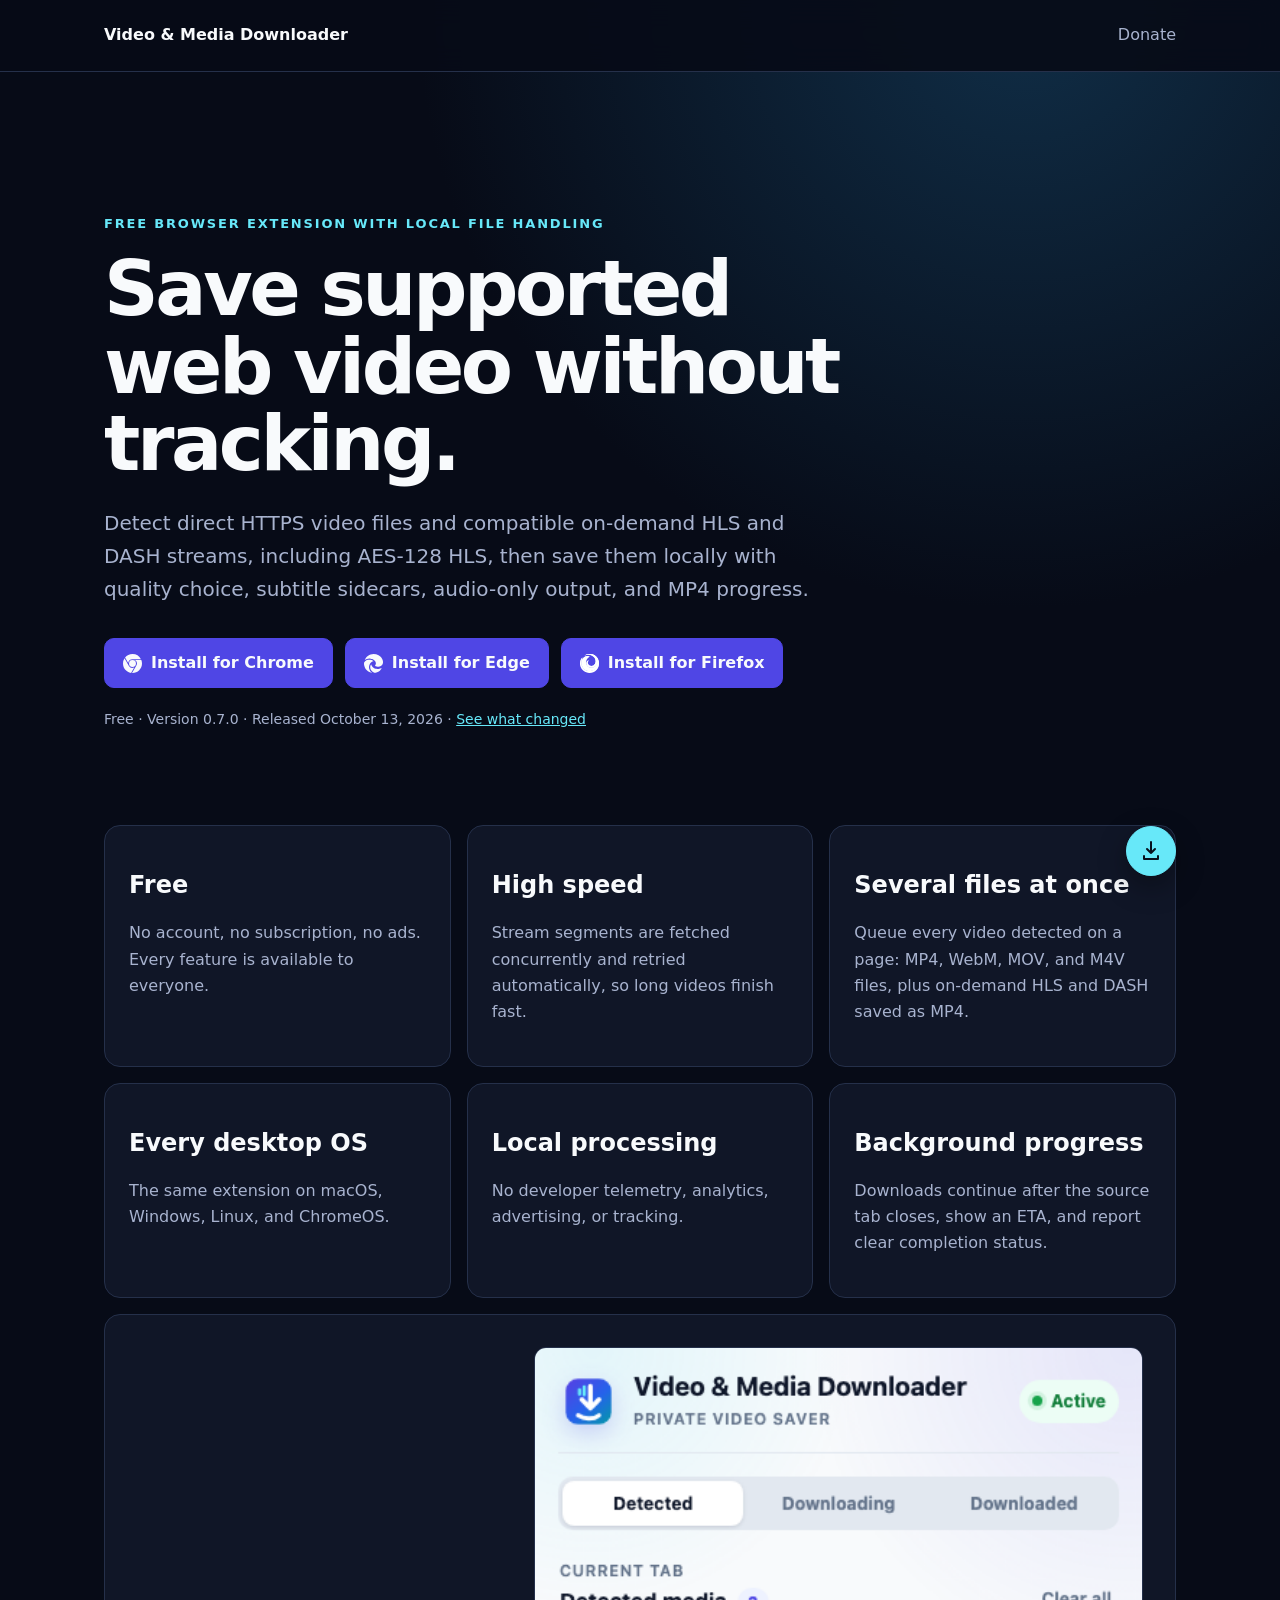
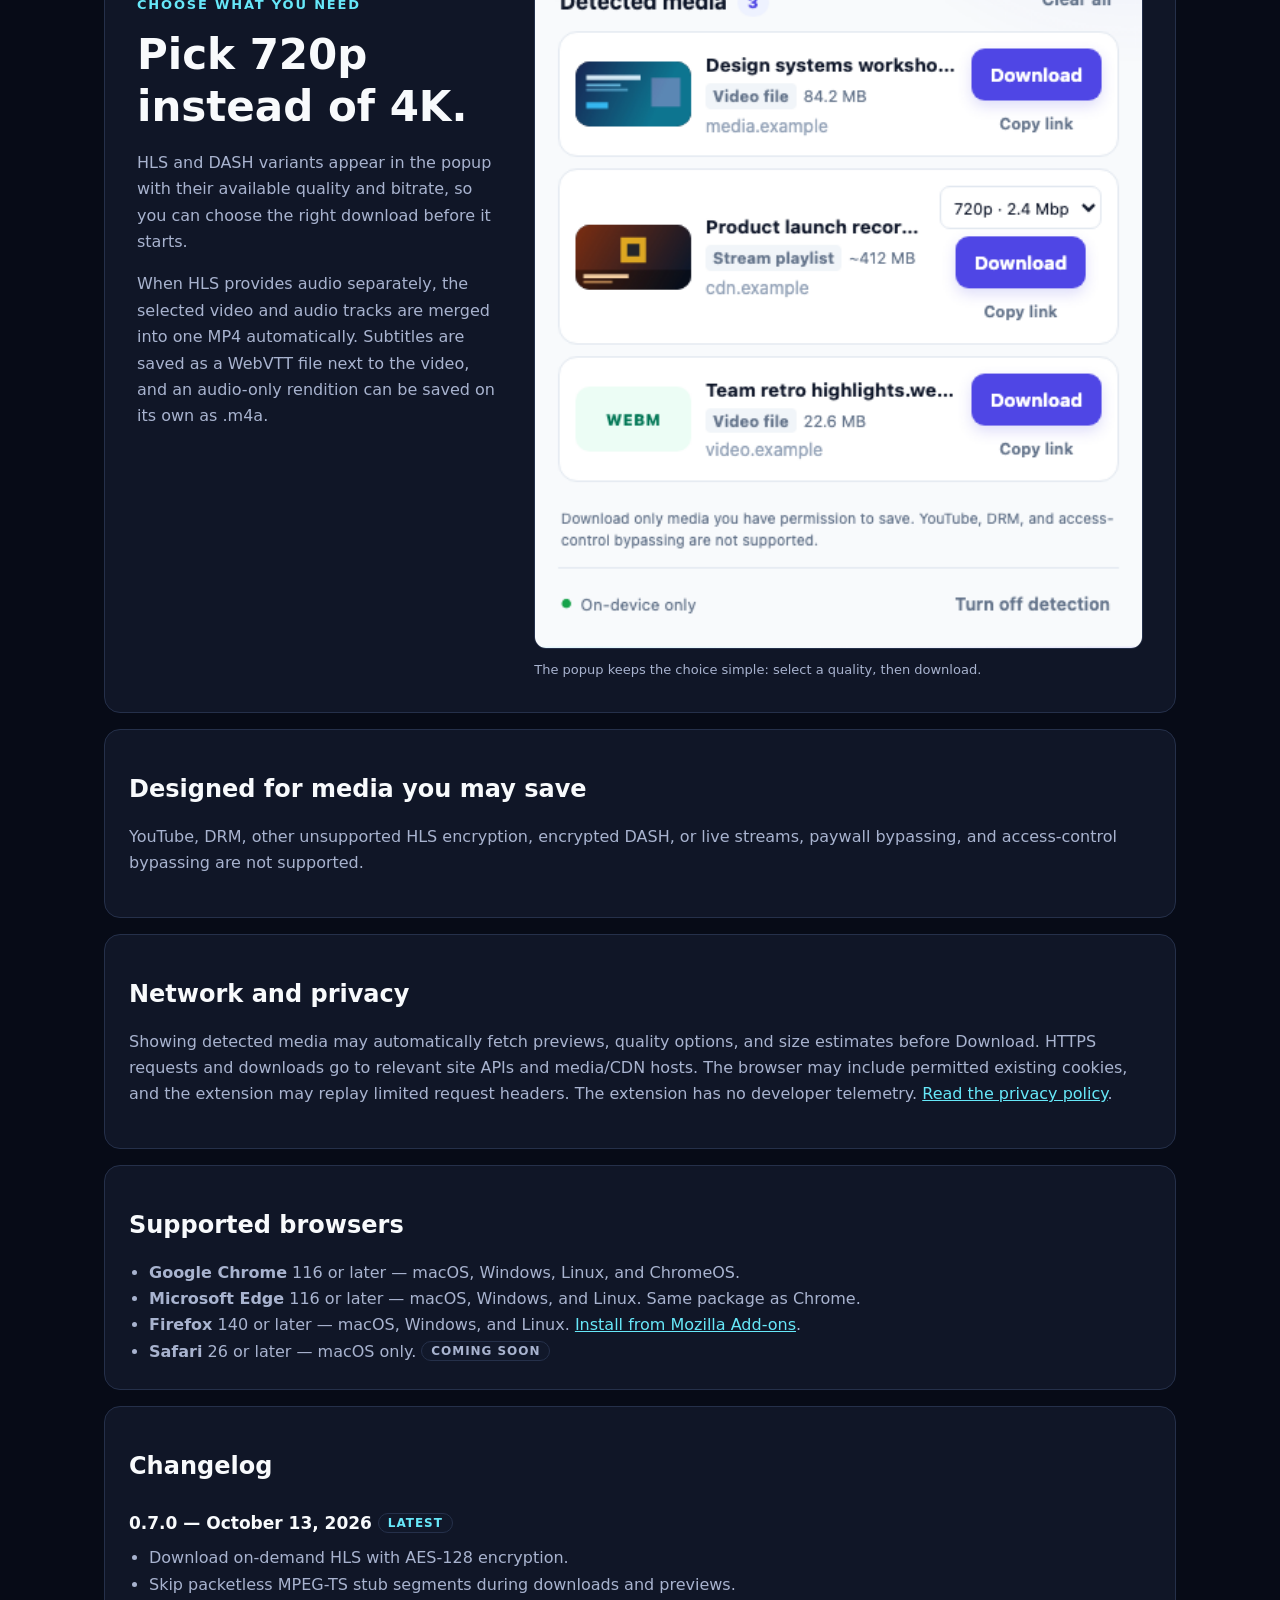
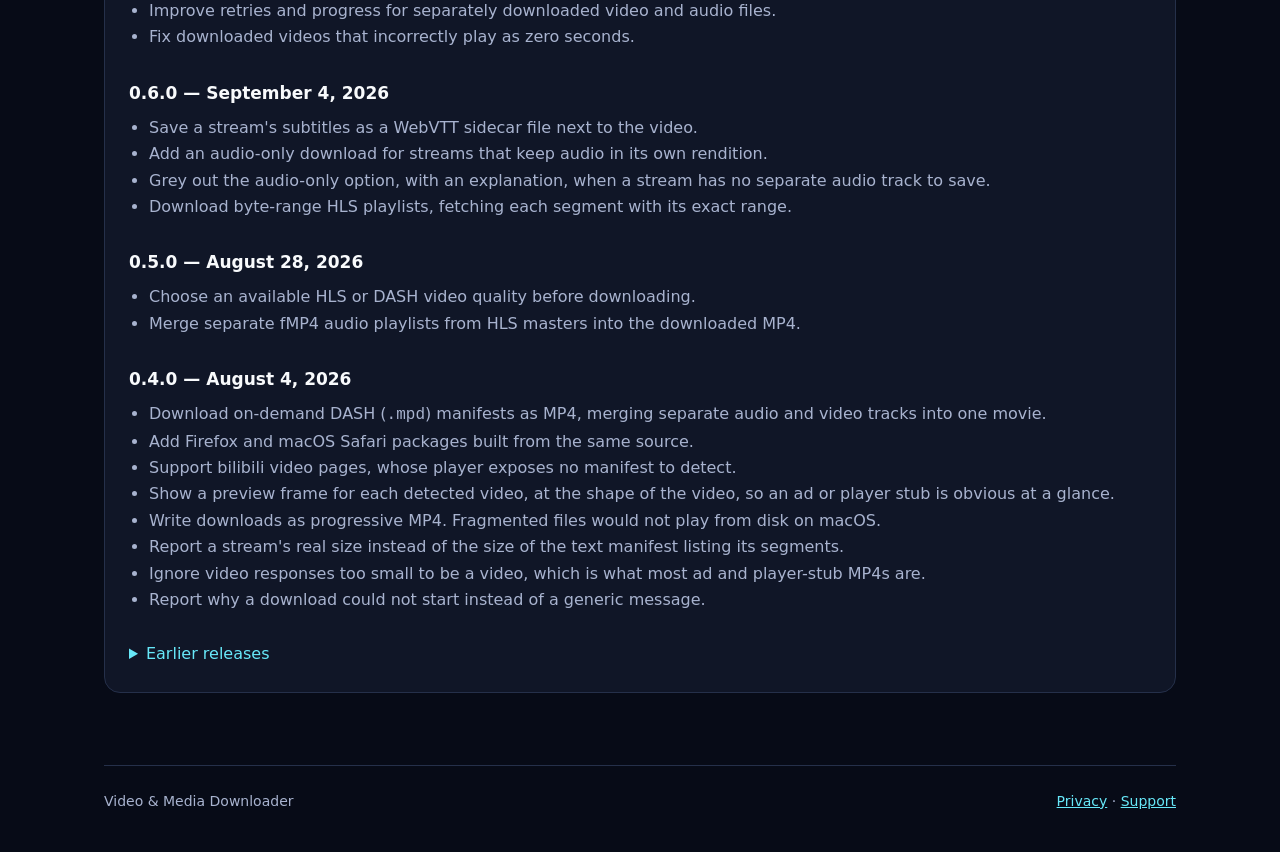
<file: docs/index.html>
<!doctype html>
<html lang="en">
  <head>
    <meta charset="utf-8">
    <meta name="viewport" content="width=device-width, initial-scale=1">
    <title>Video &amp; Media Downloader — Private Browser Video Downloader</title>
    <meta name="description" content="Download supported direct video files, compatible HLS including AES-128, and DASH streams with quality choice, subtitles, and audio-only output for Chrome, Microsoft Edge, Firefox, and Safari. No developer telemetry.">
    <link rel="canonical" href="https://jxmtoma.github.io/downloadSwift/">
    <link rel="stylesheet" href="styles.css">
    <script src="site.js" defer></script>
  </head>
  <body>
    <header class="site-header">
      <a class="brand" href="./">Video &amp; Media Downloader</a>
      <nav aria-label="Main navigation">
        <a href="https://github.com/sponsors/jxmtoma">Donate</a>
      </nav>
    </header>

    <main>
      <section class="hero">
        <p class="eyebrow">Free browser extension with local file handling</p>
        <h1>Save supported web video without tracking.</h1>
        <p class="lede">Detect direct HTTPS video files and compatible on-demand HLS and DASH streams, including AES-128 HLS, then save them locally with quality choice, subtitle sidecars, audio-only output, and MP4 progress.</p>
        <div id="install" class="actions">
          <a class="button primary" href="https://chromewebstore.google.com/detail/downloadswift/dkbifgckbphgghkpgapmcekpogeppenm">
            <svg viewBox="0 0 24 24" aria-hidden="true"><path d="M12 0C8.21 0 4.831 1.757 2.632 4.501l3.953 6.848A5.454 5.454 0 0 1 12 6.545h10.691A12 12 0 0 0 12 0zM1.931 5.47A11.943 11.943 0 0 0 0 12c0 6.012 4.42 10.991 10.189 11.864l3.953-6.847a5.45 5.45 0 0 1-6.865-2.29zm13.342 2.166a5.446 5.446 0 0 1 1.45 7.09l.002.001h-.002l-5.344 9.257c.206.01.413.016.621.016 6.627 0 12-5.373 12-12 0-1.54-.29-3.011-.818-4.364zM12 16.364a4.364 4.364 0 1 1 0-8.728 4.364 4.364 0 0 1 0 8.728Z"/></svg>
            Install for Chrome
          </a>
          <a class="button primary" href="https://microsoftedge.microsoft.com/addons/detail/video-media-downloader/fjmaajabgmpjknoheeoiaclmihikkfal">
            <svg viewBox="0 0 24 24" aria-hidden="true"><path d="M21.86 17.86q.14 0 .25.12.1.13.1.25t-.11.33l-.32.46-.43.53-.44.5q-.21.25-.38.42l-.22.23q-.58.53-1.34 1.04-.76.51-1.6.91-.86.4-1.74.64t-1.67.24q-.9 0-1.69-.28-.8-.28-1.48-.78-.68-.5-1.22-1.17-.53-.66-.92-1.44-.38-.77-.58-1.6-.2-.83-.2-1.67 0-1 .32-1.96.33-.97.87-1.8.14.95.55 1.77.41.82 1.02 1.5.6.68 1.38 1.21.78.54 1.64.9.86.36 1.77.56.92.2 1.8.2 1.12 0 2.18-.24 1.06-.23 2.06-.72l.2-.1.2-.05zm-15.5-1.27q0 1.1.27 2.15.27 1.06.78 2.03.51.96 1.24 1.77.74.82 1.66 1.4-1.47-.2-2.8-.74-1.33-.55-2.48-1.37-1.15-.83-2.08-1.9-.92-1.07-1.58-2.33T.36 14.94Q0 13.54 0 12.06q0-.81.32-1.49.31-.68.83-1.23.53-.55 1.2-.96.66-.4 1.35-.66.74-.27 1.5-.39.78-.12 1.55-.12.7 0 1.42.1.72.12 1.4.35.68.23 1.32.57.63.35 1.16.83-.35 0-.7.07-.33.07-.65.23v-.02q-.63.28-1.2.74-.57.46-1.05 1.04-.48.58-.87 1.26-.38.67-.65 1.39-.27.71-.42 1.44-.15.72-.15 1.38zM11.96.06q1.7 0 3.33.39 1.63.38 3.07 1.15 1.43.77 2.62 1.93 1.18 1.16 1.98 2.7.49.94.76 1.96.28 1 .28 2.08 0 .89-.23 1.7-.24.8-.69 1.48-.45.68-1.1 1.22-.64.53-1.45.88-.54.24-1.11.36-.58.13-1.16.13-.42 0-.97-.03-.54-.03-1.1-.12-.55-.1-1.05-.28-.5-.19-.84-.5-.12-.09-.23-.24-.1-.16-.1-.33 0-.15.16-.35.16-.2.35-.5.2-.28.36-.68.16-.4.16-.95 0-1.06-.4-1.96-.4-.91-1.06-1.64-.66-.74-1.52-1.28-.86-.55-1.79-.89-.84-.3-1.72-.44-.87-.14-1.76-.14-1.55 0-3.06.45T.94 7.55q.71-1.74 1.81-3.13 1.1-1.38 2.52-2.35Q6.68 1.1 8.37.58q1.7-.52 3.58-.52Z"/></svg>
            Install for Edge
          </a>
          <a class="button primary" href="https://addons.mozilla.org/addon/video-media-downloader/">
            <img class="firefox-icon" src="firefox-icon.svg" alt="">
            Install for Firefox
          </a>
        </div>
        <p class="meta">Free · Version 0.7.0 · Released October 13, 2026 · <a href="#changelog">See what changed</a></p>
      </section>

      <section class="grid" aria-label="Features">
        <article>
          <h2>Free</h2>
          <p>No account, no subscription, no ads. Every feature is available to everyone.</p>
        </article>
        <article>
          <h2>High speed</h2>
          <p>Stream segments are fetched concurrently and retried automatically, so long videos finish fast.</p>
        </article>
        <article>
          <h2>Several files at once</h2>
          <p>Queue every video detected on a page: MP4, WebM, MOV, and M4V files, plus on-demand HLS and DASH saved as MP4.</p>
        </article>
        <article>
          <h2>Every desktop OS</h2>
          <p>The same extension on macOS, Windows, Linux, and ChromeOS.</p>
        </article>
        <article>
          <h2>Local processing</h2>
          <p>No developer telemetry, analytics, advertising, or tracking.</p>
        </article>
        <article>
          <h2>Background progress</h2>
          <p>Downloads continue after the source tab closes, show an ETA, and report clear completion status.</p>
        </article>
      </section>

      <section class="showcase" aria-labelledby="quality-title">
        <div>
          <p class="eyebrow">Choose what you need</p>
          <h2 id="quality-title">Pick 720p instead of 4K.</h2>
          <p>HLS and DASH variants appear in the popup with their available quality and bitrate, so you can choose the right download before it starts.</p>
          <p>When HLS provides audio separately, the selected video and audio tracks are merged into one MP4 automatically. Subtitles are saved as a WebVTT file next to the video, and an audio-only rendition can be saved on its own as .m4a.</p>
        </div>
        <figure>
          <img src="screenshot-quality.png" alt="Video &amp; Media Downloader popup showing a 720p quality picker for an HLS stream">
          <figcaption>The popup keeps the choice simple: select a quality, then download.</figcaption>
        </figure>
      </section>

      <section class="notice">
        <h2>Designed for media you may save</h2>
        <p>YouTube, DRM, other unsupported HLS encryption, encrypted DASH, or live streams, paywall bypassing, and access-control bypassing are not supported.</p>
      </section>

      <section class="notice">
        <h2>Network and privacy</h2>
        <p>Showing detected media may automatically fetch previews, quality options, and size estimates before Download. HTTPS requests and downloads go to relevant site APIs and media/CDN hosts. The browser may include permitted existing cookies, and the extension may replay limited request headers. The extension has no developer telemetry. <a href="privacy/">Read the privacy policy</a>.</p>
      </section>

      <section class="notice" id="browsers">
        <h2>Supported browsers</h2>
        <ul>
          <li><strong>Google Chrome</strong> 116 or later — macOS, Windows, Linux, and ChromeOS.</li>
          <li><strong>Microsoft Edge</strong> 116 or later — macOS, Windows, and Linux. Same package as Chrome.</li>
          <li><strong>Firefox</strong> 140 or later — macOS, Windows, and Linux. <a href="https://addons.mozilla.org/addon/video-media-downloader/">Install from Mozilla Add-ons</a>.</li>
          <li><strong>Safari</strong> 26 or later — macOS only. <span class="tag soon">coming soon</span></li>
        </ul>
      </section>

      <section class="notice" id="changelog">
        <h2>Changelog</h2>

        <h3>0.7.0 — October 13, 2026 <span class="tag">latest</span></h3>
        <ul>
          <li>Download on-demand HLS with AES-128 encryption.</li>
          <li>Skip packetless MPEG-TS stub segments during downloads and previews.</li>
          <li>Improve retries and progress for separately downloaded video and audio files.</li>
          <li>Fix downloaded videos that incorrectly play as zero seconds.</li>
        </ul>

        <h3>0.6.0 — September 4, 2026</h3>
        <ul>
          <li>Save a stream's subtitles as a WebVTT sidecar file next to the video.</li>
          <li>Add an audio-only download for streams that keep audio in its own rendition.</li>
          <li>Grey out the audio-only option, with an explanation, when a stream has no separate audio track to save.</li>
          <li>Download byte-range HLS playlists, fetching each segment with its exact range.</li>
        </ul>

        <h3>0.5.0 — August 28, 2026</h3>
        <ul>
          <li>Choose an available HLS or DASH video quality before downloading.</li>
          <li>Merge separate fMP4 audio playlists from HLS masters into the downloaded MP4.</li>
        </ul>

        <h3>0.4.0 — August 4, 2026</h3>
        <ul>
          <li>Download on-demand DASH (<code>.mpd</code>) manifests as MP4, merging separate audio and video tracks into one movie.</li>
          <li>Add Firefox and macOS Safari packages built from the same source.</li>
          <li>Support bilibili video pages, whose player exposes no manifest to detect.</li>
          <li>Show a preview frame for each detected video, at the shape of the video, so an ad or player stub is obvious at a glance.</li>
          <li>Write downloads as progressive MP4. Fragmented files would not play from disk on macOS.</li>
          <li>Report a stream's real size instead of the size of the text manifest listing its segments.</li>
          <li>Ignore video responses too small to be a video, which is what most ad and player-stub MP4s are.</li>
          <li>Report why a download could not start instead of a generic message.</li>
        </ul>

        <details>
          <summary>Earlier releases</summary>

          <h3>0.3.2 — August 4, 2026</h3>
          <ul>
            <li>Show an estimated completion time alongside active download progress.</li>
            <li>Add <strong>Open file</strong> and <strong>Show in folder</strong> actions to completion notifications.</li>
            <li>Support the same Manifest V3 package in Microsoft Edge.</li>
          </ul>

          <h3>0.3.1 — August 2, 2026</h3>
          <ul>
            <li>Keep one entry per stream rather than one per tab, so a page that embeds several players no longer shows just one of its videos.</li>
            <li>Detect video files a player fetches in the background, including URLs that carry no file extension.</li>
            <li>Stop listing a stream's own segments as separate videos.</li>
            <li>Send the page's referrer when downloading a stream, as direct downloads already did.</li>
          </ul>

          <h3>0.3.0 — August 1, 2026</h3>
          <ul>
            <li>Detect media as soon as detection is enabled, instead of only after the background worker restarted.</li>
            <li>Reload the current tab when detection is enabled, since media a page has already requested cannot be observed afterwards.</li>
            <li>Stop observing media requests immediately when detection is turned off.</li>
            <li>Retry a stream segment that fails instead of abandoning the download.</li>
            <li>Fetch stream segments concurrently, which noticeably shortens long streams.</li>
            <li>Report stream progress on percentage changes, keeping the popup responsive on streams with many segments.</li>
            <li>Start direct downloads whose URLs carry long signing tokens.</li>
            <li>Narrow temporary header rules to direct media URLs and stream hosts.</li>
          </ul>

          <h3>0.2.1 — July 31, 2026</h3>
          <ul>
            <li>Rename the extension to Video &amp; Media Downloader.</li>
          </ul>

          <h3>0.2.0 — July 29, 2026</h3>
          <ul>
            <li>Introduce a consistent icon, popup palette, and store identity.</li>
            <li>Restrict detection and downloads to HTTPS media.</li>
            <li>Follow the browser's UI language in English, Spanish, French, German, Brazilian Portuguese, Japanese, Korean, Simplified Chinese, and Traditional Chinese.</li>
            <li>Expand the permission disclosure to cover all locally handled data.</li>
          </ul>

          <h3>0.1.1 — July 28, 2026</h3>
          <ul>
            <li>Finalize HLS MP4 duration metadata so downloaded videos report their real duration and expose a seekable timeline.</li>
          </ul>

          <h3>0.1.0 — July 28, 2026</h3>
          <ul>
            <li>Detect direct video files and HLS/DASH playlists.</li>
            <li>Save direct files and supported on-demand HLS streams with local progress, cancellation, MP4 transmuxing, and page-title filenames.</li>
            <li>Continue downloads after the source tab closes and notify on completion.</li>
            <li>Separate detected, downloading, and downloaded popup views.</li>
          </ul>
        </details>
      </section>
    </main>

    <a id="install-shortcut" class="install-shortcut" href="#install" aria-label="Install Video &amp; Media Downloader" title="Install Video &amp; Media Downloader" hidden>
      <svg viewBox="0 0 24 24" aria-hidden="true"><path d="M12 3v11m0 0 4-4m-4 4-4-4M5 17v3h14v-3" fill="none" stroke="currentColor" stroke-linecap="round" stroke-linejoin="round" stroke-width="2"/></svg>
    </a>

    <footer>
      <span>Video &amp; Media Downloader</span>
      <span><a href="privacy/">Privacy</a> · <a href="support/">Support</a></span>
    </footer>
  </body>
</html>
</file>
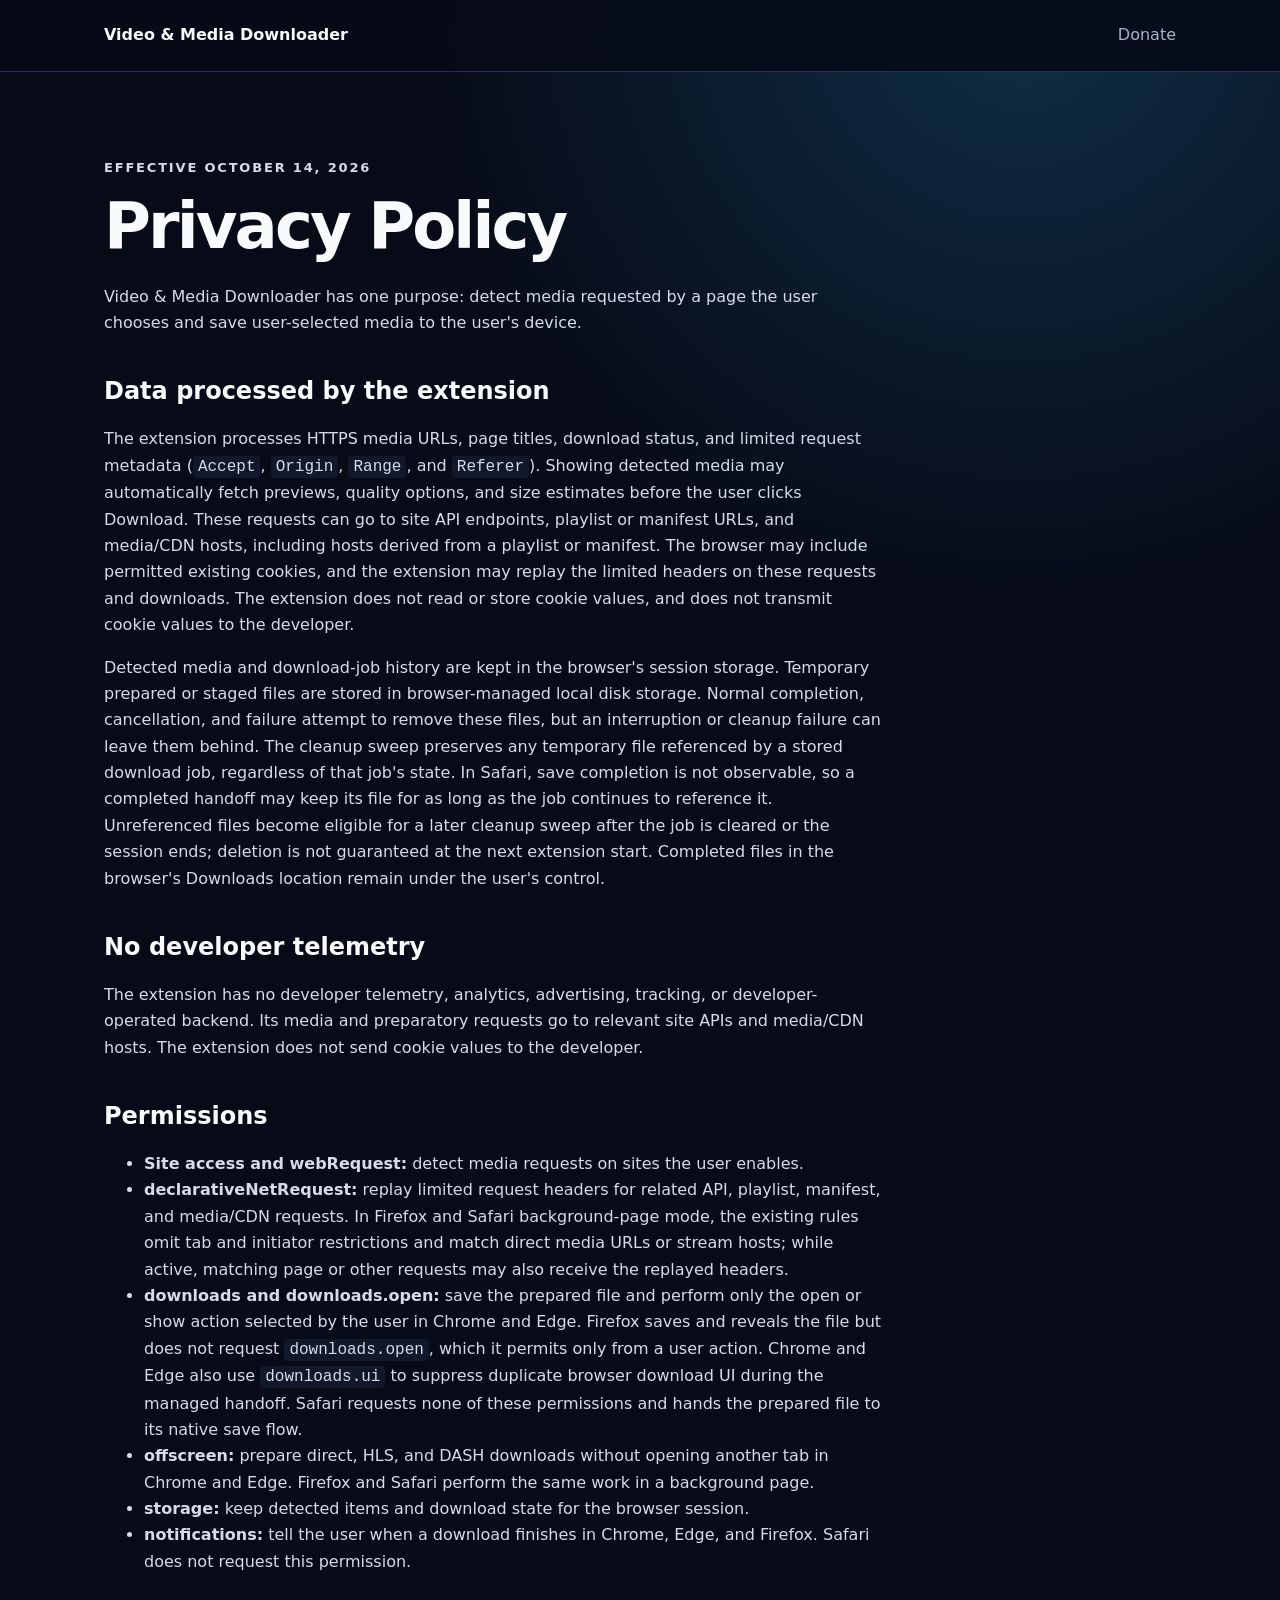
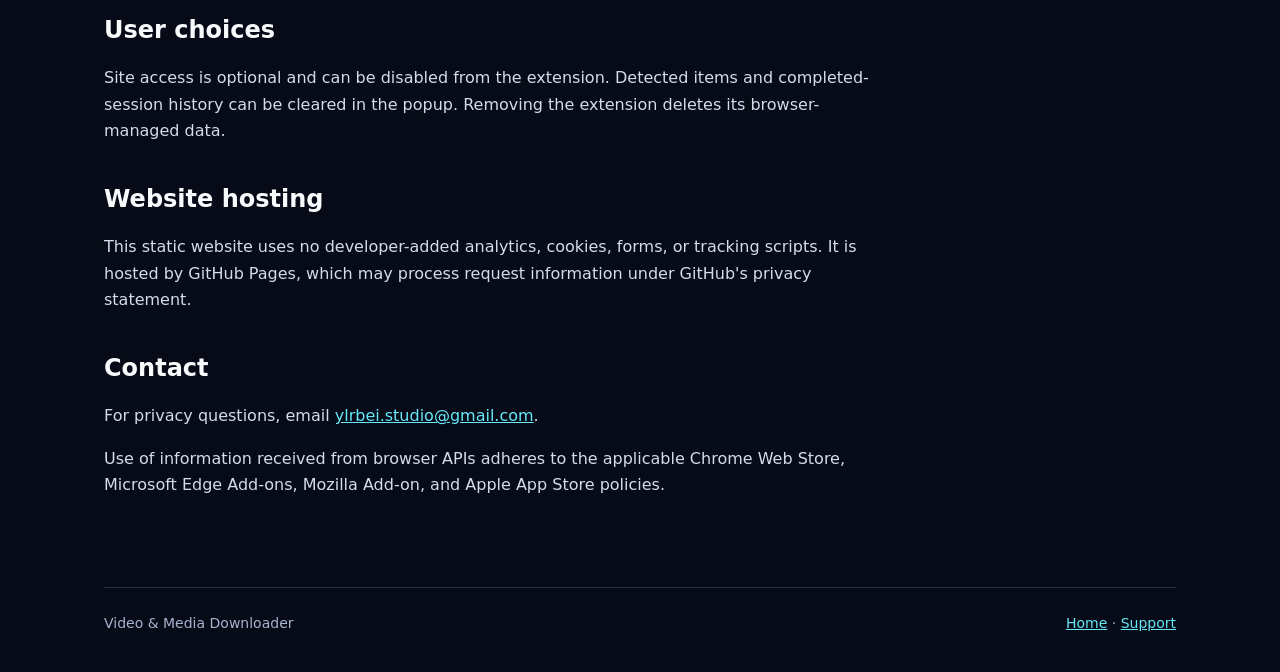
<file: docs/privacy/index.html>
<!doctype html>
<html lang="en">
  <head>
    <meta charset="utf-8">
    <meta name="viewport" content="width=device-width, initial-scale=1">
    <title>Privacy Policy — Video &amp; Media Downloader</title>
    <meta name="description" content="Privacy policy for the Video &amp; Media Downloader extension for Chrome, Microsoft Edge, Firefox, and Safari.">
    <link rel="canonical" href="https://jxmtoma.github.io/downloadSwift/privacy/">
    <link rel="stylesheet" href="../styles.css">
    <script src="../site.js" defer></script>
  </head>
  <body>
    <header class="site-header">
      <a class="brand" href="../">Video &amp; Media Downloader</a>
      <nav aria-label="Main navigation">
        <a href="https://github.com/sponsors/jxmtoma">Donate</a>
      </nav>
    </header>

    <main class="document">
      <p class="eyebrow">Effective October 14, 2026</p>
      <h1>Privacy Policy</h1>
      <p>Video &amp; Media Downloader has one purpose: detect media requested by a page the user chooses and save user-selected media to the user's device.</p>

      <h2>Data processed by the extension</h2>
      <p>The extension processes HTTPS media URLs, page titles, download status, and limited request metadata (<code>Accept</code>, <code>Origin</code>, <code>Range</code>, and <code>Referer</code>). Showing detected media may automatically fetch previews, quality options, and size estimates before the user clicks Download. These requests can go to site API endpoints, playlist or manifest URLs, and media/CDN hosts, including hosts derived from a playlist or manifest. The browser may include permitted existing cookies, and the extension may replay the limited headers on these requests and downloads. The extension does not read or store cookie values, and does not transmit cookie values to the developer.</p>
      <p>Detected media and download-job history are kept in the browser's session storage. Temporary prepared or staged files are stored in browser-managed local disk storage. Normal completion, cancellation, and failure attempt to remove these files, but an interruption or cleanup failure can leave them behind. The cleanup sweep preserves any temporary file referenced by a stored download job, regardless of that job's state. In Safari, save completion is not observable, so a completed handoff may keep its file for as long as the job continues to reference it. Unreferenced files become eligible for a later cleanup sweep after the job is cleared or the session ends; deletion is not guaranteed at the next extension start. Completed files in the browser's Downloads location remain under the user's control.</p>

      <h2>No developer telemetry</h2>
      <p>The extension has no developer telemetry, analytics, advertising, tracking, or developer-operated backend. Its media and preparatory requests go to relevant site APIs and media/CDN hosts. The extension does not send cookie values to the developer.</p>

      <h2>Permissions</h2>
      <ul>
        <li><strong>Site access and webRequest:</strong> detect media requests on sites the user enables.</li>
        <li><strong>declarativeNetRequest:</strong> replay limited request headers for related API, playlist, manifest, and media/CDN requests. In Firefox and Safari background-page mode, the existing rules omit tab and initiator restrictions and match direct media URLs or stream hosts; while active, matching page or other requests may also receive the replayed headers.</li>
        <li><strong>downloads and downloads.open:</strong> save the prepared file and perform only the open or show action selected by the user in Chrome and Edge. Firefox saves and reveals the file but does not request <code>downloads.open</code>, which it permits only from a user action. Chrome and Edge also use <code>downloads.ui</code> to suppress duplicate browser download UI during the managed handoff. Safari requests none of these permissions and hands the prepared file to its native save flow.</li>
        <li><strong>offscreen:</strong> prepare direct, HLS, and DASH downloads without opening another tab in Chrome and Edge. Firefox and Safari perform the same work in a background page.</li>
        <li><strong>storage:</strong> keep detected items and download state for the browser session.</li>
        <li><strong>notifications:</strong> tell the user when a download finishes in Chrome, Edge, and Firefox. Safari does not request this permission.</li>
      </ul>

      <h2>User choices</h2>
      <p>Site access is optional and can be disabled from the extension. Detected items and completed-session history can be cleared in the popup. Removing the extension deletes its browser-managed data.</p>

      <h2>Website hosting</h2>
      <p>This static website uses no developer-added analytics, cookies, forms, or tracking scripts. It is hosted by GitHub Pages, which may process request information under GitHub's privacy statement.</p>

      <h2>Contact</h2>
      <p>For privacy questions, email <a href="mailto:ylrbei.studio@gmail.com">ylrbei.studio@gmail.com</a>.</p>
      <p>Use of information received from browser APIs adheres to the applicable Chrome Web Store, Microsoft Edge Add-ons, Mozilla Add-on, and Apple App Store policies.</p>
    </main>

    <footer>
      <span>Video &amp; Media Downloader</span>
      <span><a href="../">Home</a> · <a href="../support/">Support</a></span>
    </footer>
  </body>
</html>
</file>
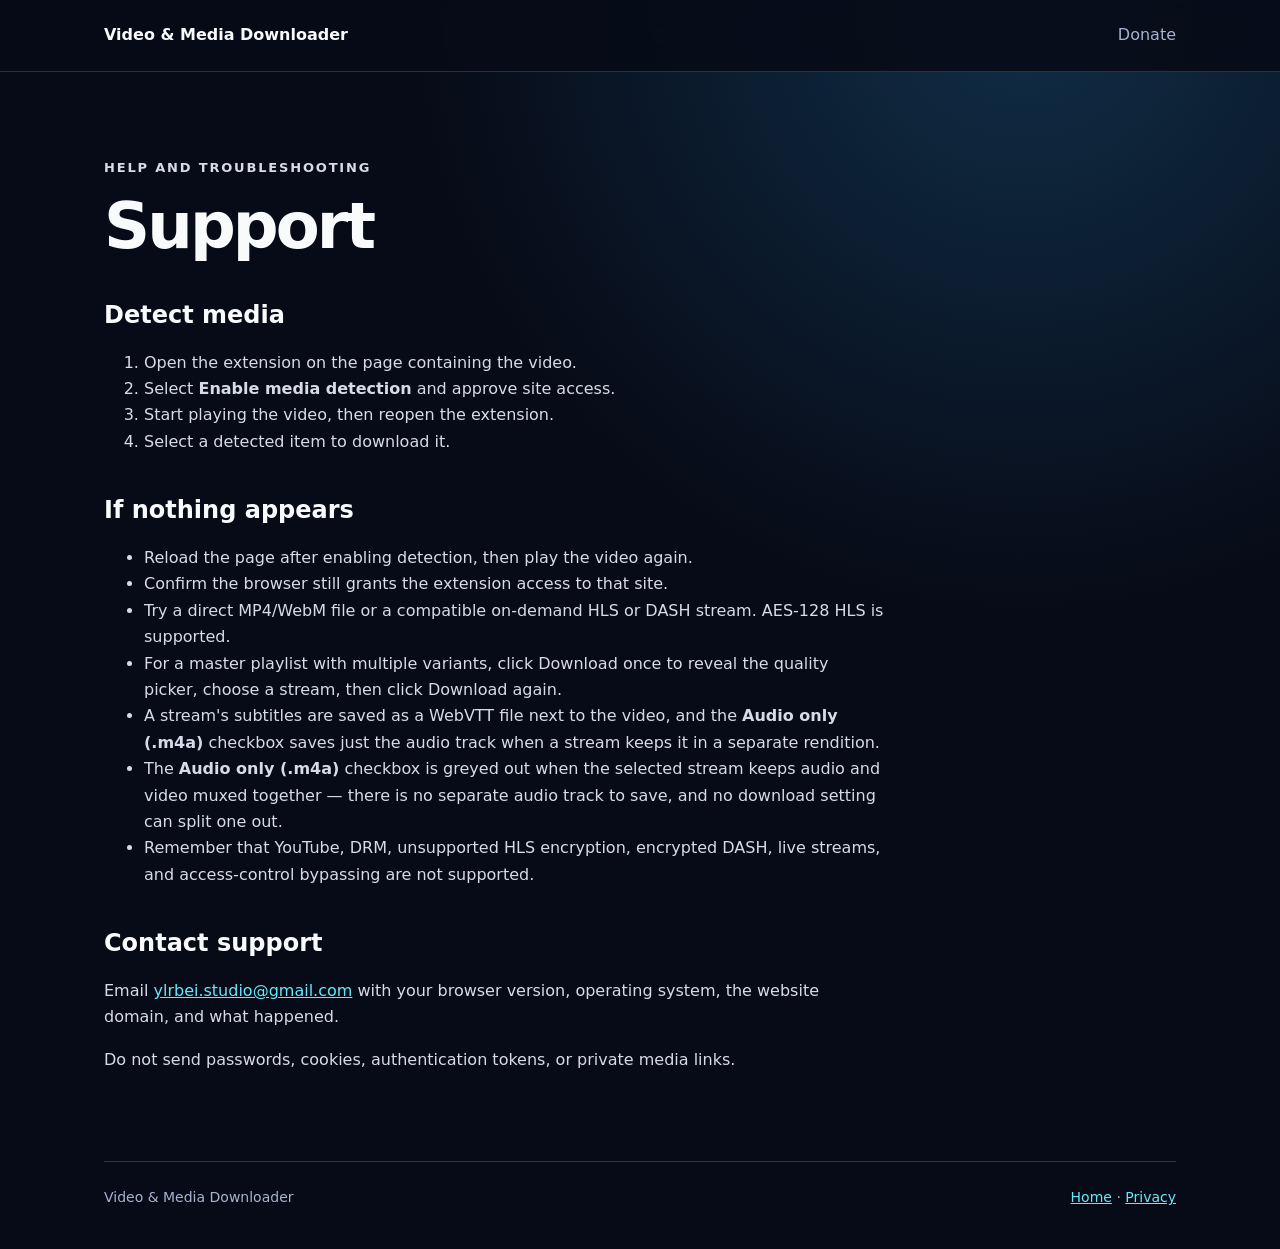
<file: docs/support/index.html>
<!doctype html>
<html lang="en">
  <head>
    <meta charset="utf-8">
    <meta name="viewport" content="width=device-width, initial-scale=1">
    <title>Support — Video &amp; Media Downloader</title>
    <meta name="description" content="Setup, troubleshooting, and support for the Video &amp; Media Downloader extension for Chrome, Microsoft Edge, Firefox, and Safari.">
    <link rel="canonical" href="https://jxmtoma.github.io/downloadSwift/support/">
    <link rel="stylesheet" href="../styles.css">
    <script src="../site.js" defer></script>
  </head>
  <body>
    <header class="site-header">
      <a class="brand" href="../">Video &amp; Media Downloader</a>
      <nav aria-label="Main navigation">
        <a href="https://github.com/sponsors/jxmtoma">Donate</a>
      </nav>
    </header>

    <main class="document">
      <p class="eyebrow">Help and troubleshooting</p>
      <h1>Support</h1>

      <h2>Detect media</h2>
      <ol>
        <li>Open the extension on the page containing the video.</li>
        <li>Select <strong>Enable media detection</strong> and approve site access.</li>
        <li>Start playing the video, then reopen the extension.</li>
        <li>Select a detected item to download it.</li>
      </ol>

      <h2>If nothing appears</h2>
      <ul>
        <li>Reload the page after enabling detection, then play the video again.</li>
        <li>Confirm the browser still grants the extension access to that site.</li>
        <li>Try a direct MP4/WebM file or a compatible on-demand HLS or DASH stream. AES-128 HLS is supported.</li>
        <li>For a master playlist with multiple variants, click Download once to reveal the quality picker, choose a stream, then click Download again.</li>
        <li>A stream's subtitles are saved as a WebVTT file next to the video, and the <strong>Audio only (.m4a)</strong> checkbox saves just the audio track when a stream keeps it in a separate rendition.</li>
        <li>The <strong>Audio only (.m4a)</strong> checkbox is greyed out when the selected stream keeps audio and video muxed together — there is no separate audio track to save, and no download setting can split one out.</li>
        <li>Remember that YouTube, DRM, unsupported HLS encryption, encrypted DASH, live streams, and access-control bypassing are not supported.</li>
      </ul>

      <h2>Contact support</h2>
      <p>Email <a href="mailto:ylrbei.studio@gmail.com?subject=Video%20%26%20Media%20Downloader%20support">ylrbei.studio@gmail.com</a> with your browser version, operating system, the website domain, and what happened.</p>
      <p>Do not send passwords, cookies, authentication tokens, or private media links.</p>
    </main>

    <footer>
      <span>Video &amp; Media Downloader</span>
      <span><a href="../">Home</a> · <a href="../privacy/">Privacy</a></span>
    </footer>
  </body>
</html>
</file>
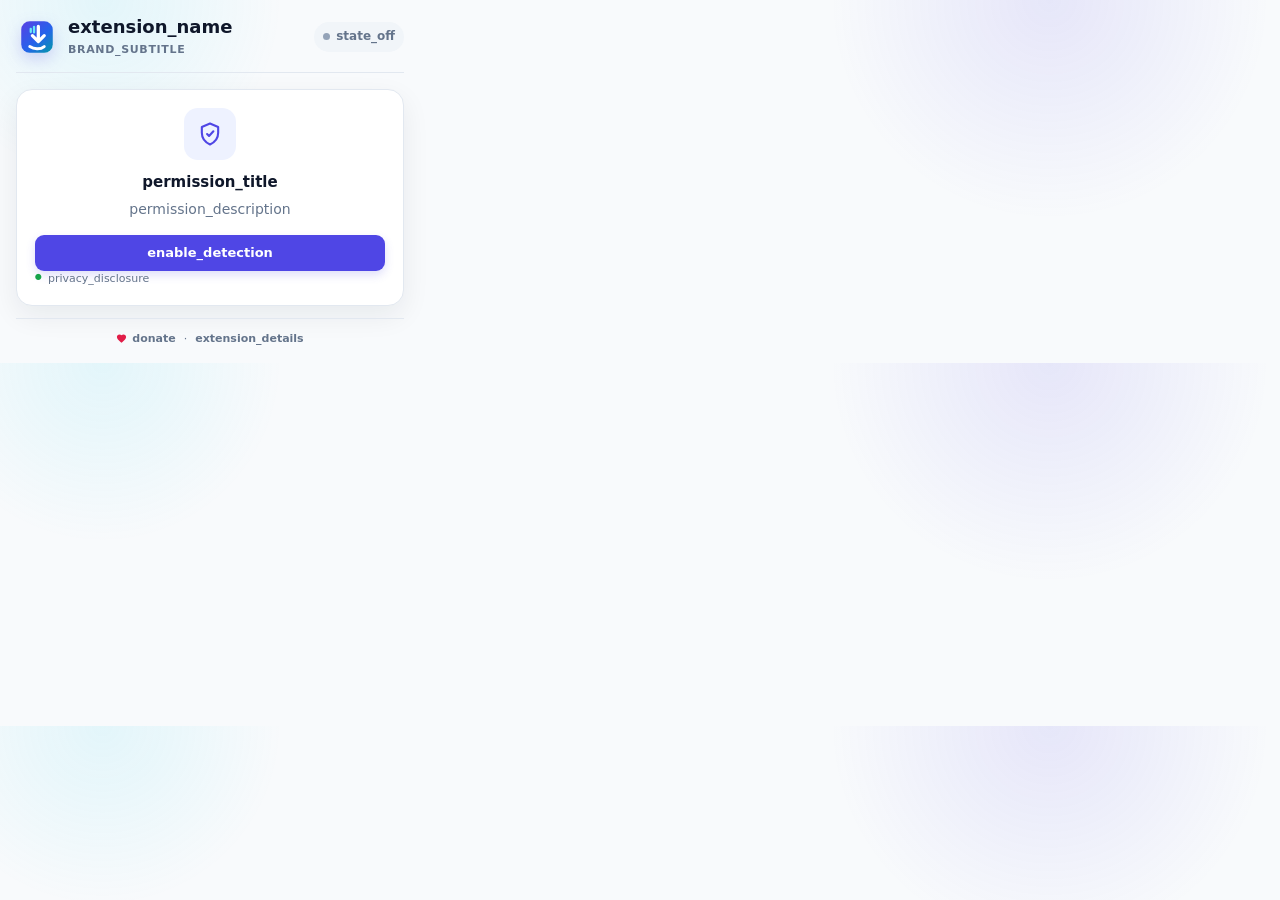
<file: popup.html>
<!doctype html>
<html lang="en">
  <head>
    <meta charset="utf-8">
    <meta name="viewport" content="width=device-width, initial-scale=1">
    <title data-i18n="extension_name">Video &amp; Media Downloader</title>
    <link rel="stylesheet" href="popup.css">
  </head>
  <body>
    <main class="app-shell">
      <header class="app-header">
        <div class="brand">
          <span class="brand-mark" aria-hidden="true">
            <img src="icon.svg" alt="">
          </span>
          <span>
            <h1 data-i18n="extension_name">Video &amp; Media Downloader</h1>
            <span class="brand-subtitle" data-i18n="brand_subtitle">Private video saver</span>
          </span>
        </div>

        <span id="detection-badge" class="detection-badge" data-active="false">
          <span class="status-dot" aria-hidden="true"></span>
          <span id="detection-label" data-i18n="state_off">Off</span>
        </span>
      </header>

      <p id="status" class="notice" aria-live="polite" hidden></p>

      <section id="permission-controls" class="permission-card">
        <span class="permission-icon" aria-hidden="true">
          <svg viewBox="0 0 24 24">
            <path d="M12 3 5 6v5c0 4.6 2.8 8.1 7 10 4.2-1.9 7-5.4 7-10V6l-7-3Z"/>
            <path d="m9.5 12 1.7 1.7 3.7-4"/>
          </svg>
        </span>
        <div>
          <h2 data-i18n="permission_title">Find media on this page</h2>
          <p data-i18n="permission_description">Enable access to detect direct videos and stream playlists while they play.</p>
        </div>
        <button id="enable" class="primary wide" type="button" data-i18n="enable_detection">Enable media detection</button>
        <p class="privacy-note">
          <span aria-hidden="true">●</span>
          <span data-i18n="privacy_disclosure">Video &amp; Media Downloader locally processes media URLs, page titles, download status, and limited request headers. Showing detected media may automatically fetch previews, quality options, and size estimates before you click Download. These HTTPS requests and downloads go to the relevant site APIs and media/CDN hosts; the browser may include permitted existing cookies and replay Accept, Origin, Range, and Referer headers. The extension has no developer telemetry.</span>
        </p>
      </section>

      <section id="media-controls" hidden>
        <div class="view-tabs" role="tablist" aria-label="Media views" data-i18n-aria-label="media_views">
          <button id="detected-tab" role="tab" type="button" aria-selected="true" data-i18n="tab_detected">Detected</button>
          <button id="downloading-tab" role="tab" type="button" aria-selected="false" data-i18n="tab_downloading">Downloading</button>
          <button id="downloaded-tab" role="tab" type="button" aria-selected="false" data-i18n="tab_downloaded">Downloaded</button>
        </div>

        <div class="results-toolbar">
          <div>
            <span id="view-eyebrow" class="eyebrow" data-i18n="current_tab">Current tab</span>
            <div class="results-title">
              <h2 id="view-title" data-i18n="detected_media">Detected media</h2>
              <span id="count" class="count-pill" aria-live="polite">0</span>
            </div>
          </div>
          <button id="clear" class="text-button" type="button" data-i18n="clear_all">Clear all</button>
        </div>

        <div id="empty" class="empty-state" hidden>
          <span class="empty-icon" aria-hidden="true">
            <svg viewBox="0 0 24 24">
              <path d="m10 8 6 4-6 4V8Z"/>
              <circle cx="12" cy="12" r="9"/>
            </svg>
          </span>
          <h3 id="empty-title" data-i18n="empty_detected_title">No media detected yet</h3>
          <p id="empty-message" data-i18n="empty_detected_message">Start playing a video on this tab. Results will appear here automatically.</p>
        </div>

        <ul id="media-list" aria-label="Detected media" data-i18n-aria-label="detected_media"></ul>

        <p class="rights-note" data-i18n="rights_note">Download only media you have permission to save. YouTube, DRM, and access-control bypassing are not supported.</p>

        <footer class="popup-footer">
          <span class="local-label"><span aria-hidden="true">●</span> <span data-i18n="on_device_only">Local processing</span></span>
          <button id="disable" class="text-button danger" type="button" data-i18n="disable_detection">Turn off detection</button>
        </footer>
      </section>

      <footer class="support-footer">
        <a class="support-link donate" href="https://github.com/sponsors/jxmtoma" data-open-url>
          <svg class="heart" viewBox="0 0 24 24" aria-hidden="true">
            <path d="M12 21.35l-1.45-1.32C5.4 15.36 2 12.28 2 8.5 2 5.42 4.42 3 7.5 3c1.74 0 3.41.81 4.5 2.09C13.09 3.81 14.76 3 16.5 3 19.58 3 22 5.42 22 8.5c0 3.78-3.4 6.86-8.55 11.54L12 21.35Z"/>
          </svg>
          <span data-i18n="donate">Donate</span>
        </a>
        <span class="support-separator" aria-hidden="true">·</span>
        <a class="support-link" href="https://jxmtoma.github.io/downloadSwift/" data-open-url data-i18n="extension_details">Extension details</a>
      </footer>
    </main>

    <script src="vendor/mux-mp4.min.js"></script>
    <script type="module" src="popup.js"></script>
  </body>
</html>
</file>
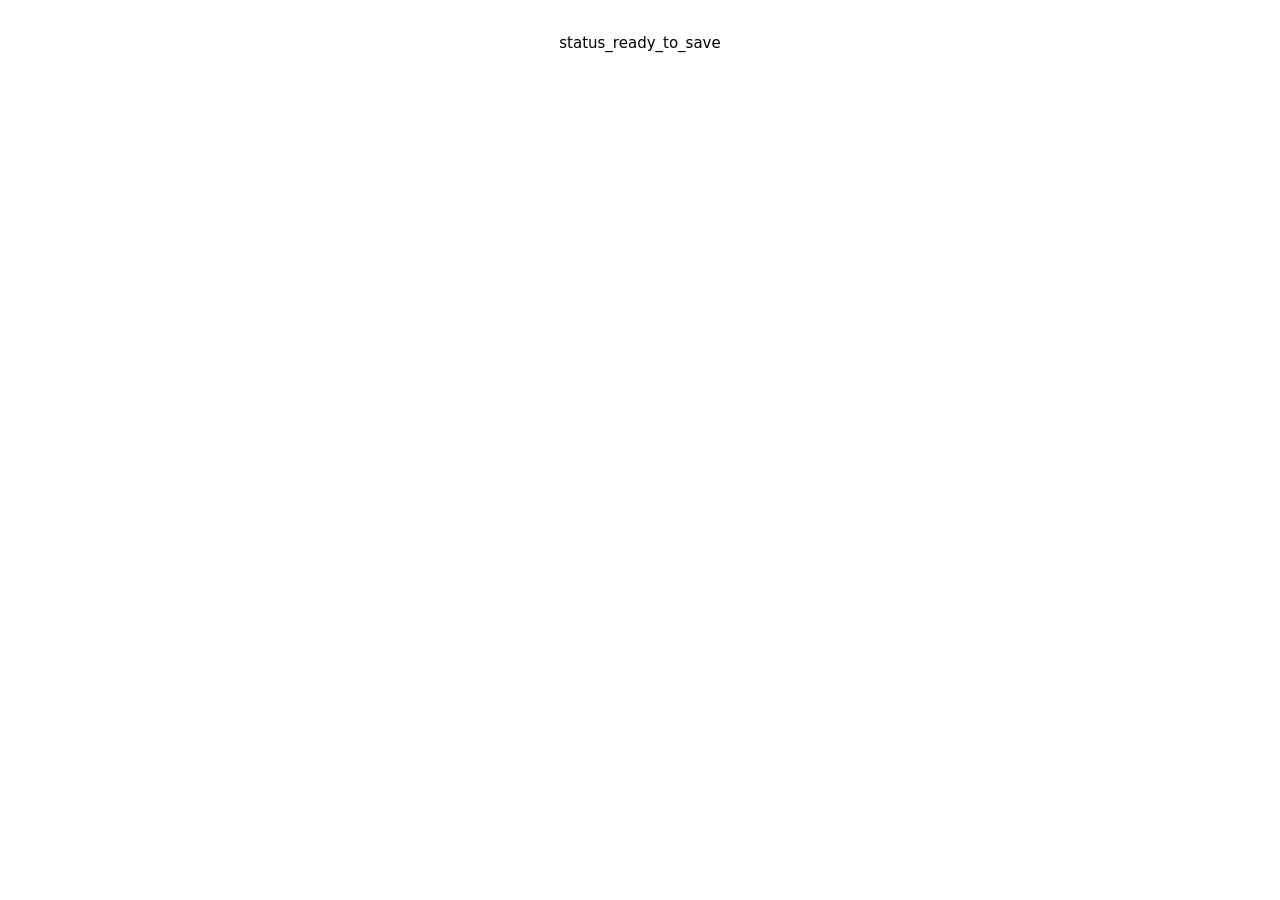
<file: save.html>
<!doctype html>
<html lang="en">
  <head>
    <meta charset="utf-8">
    <meta name="viewport" content="width=device-width, initial-scale=1">
    <title data-i18n="extension_name">Video &amp; Media Downloader</title>
    <style>
      :root { color-scheme: light dark; }
      body {
        display: grid;
        font: 15px/1.5 -apple-system, system-ui, sans-serif;
        gap: 16px;
        justify-items: center;
        margin: 0 auto;
        max-width: 900px;
        padding: 32px 20px;
      }
      video {
        background: #000;
        border-radius: 10px;
        max-height: 60vh;
        width: 100%;
      }
      p { margin: 0; text-align: center; }
      #save, #save-subtitles {
        background: #0a68ff;
        border-radius: 8px;
        color: #fff;
        display: inline-block;
        font-weight: 600;
        padding: 10px 22px;
        text-decoration: none;
      }
      #save-subtitles {
        background: #e2e8f0;
        color: var(--text, #0f172a);
        font-size: 14px;
      }
      #save[hidden], #save-subtitles[hidden], video[hidden] { display: none; }
    </style>
  </head>
  <body>
    <p id="status" data-i18n="status_ready_to_save"></p>
    <video id="preview" controls playsinline hidden></video>
    <a id="save" data-i18n="save" hidden></a>
    <a id="save-subtitles" data-i18n="save_subtitles" hidden></a>
    <script type="module" src="save.js"></script>
  </body>
</html>
</file>
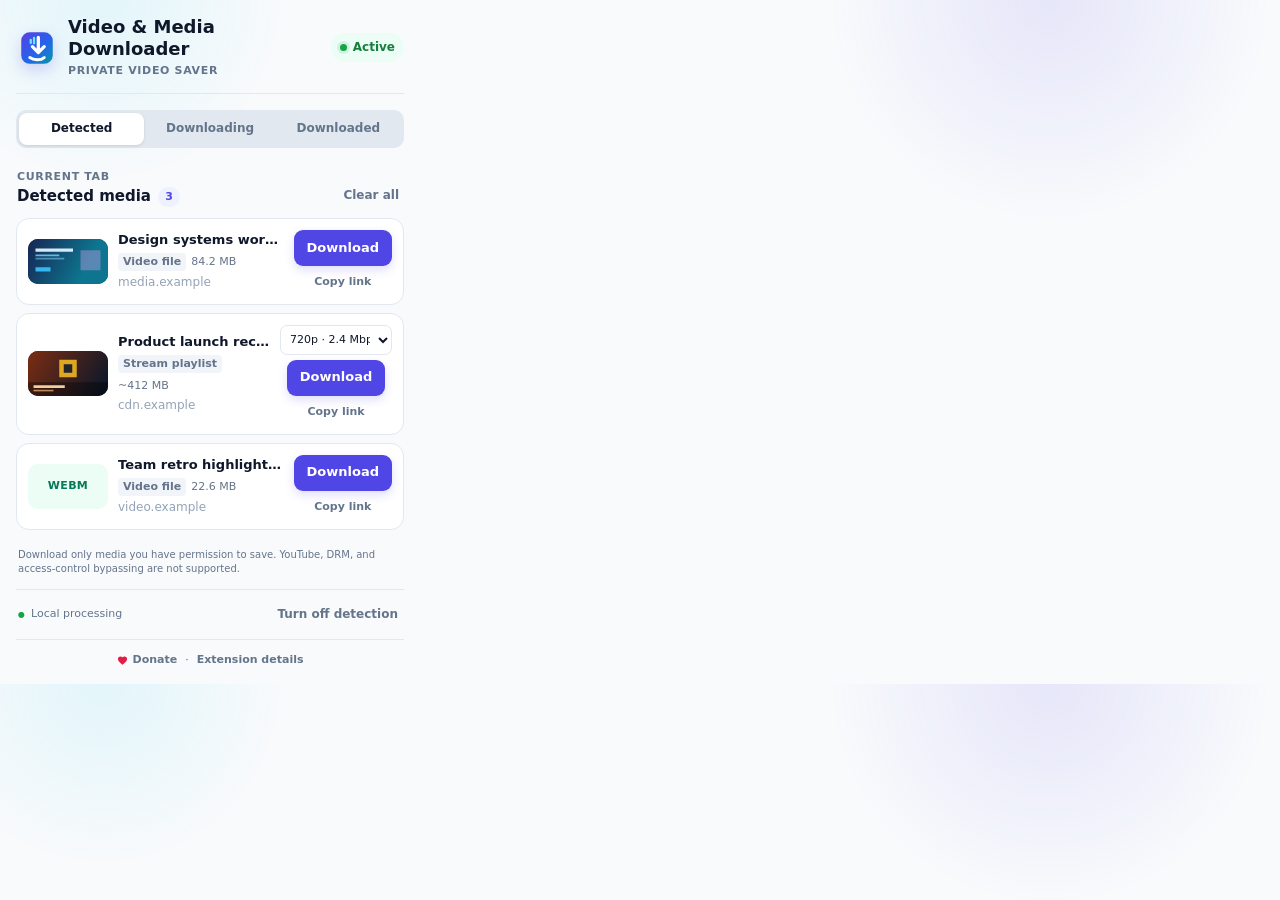
<file: store-assets/popup-preview.html>
<!doctype html>
<html lang="en">
  <head>
    <meta charset="utf-8">
    <meta name="viewport" content="width=device-width, initial-scale=1">
    <title>Video &amp; Media Downloader popup preview</title>
    <link rel="stylesheet" href="../popup.css">
  </head>
  <body>
    <script type="module">
      const source = await fetch("../popup.html").then((response) => response.text());
      const popup = new DOMParser().parseFromString(source, "text/html");
      document.body.append(popup.querySelector("main"));
      document.querySelector(".brand-mark img").src = "../icon.svg";

      const view = new URLSearchParams(location.search).get("view") || "detected";
      const labels = {
        detected: ["Current tab", "Detected media"],
        downloaded: ["This browser session", "Downloaded files"],
        downloading: ["This browser session", "Active downloads"]
      };
      document.querySelector("#permission-controls").hidden = true;
      document.querySelector("#media-controls").hidden = false;
      document.querySelector("#detection-badge").dataset.active = "true";
      document.querySelector("#detection-label").textContent = "Active";
      document.querySelector("#view-eyebrow").textContent = labels[view][0];
      document.querySelector("#view-title").textContent = labels[view][1];
      document.querySelector("#clear").textContent = view === "downloaded" ? "Clear history" : "Clear all";

      for (const name of ["detected", "downloading", "downloaded"]) {
        document.querySelector(`#${name}-tab`).setAttribute("aria-selected", String(name === view));
      }

      // Fictional media. The rows are built the way popup.js builds them, so a
      // screenshot shows the real markup and stylesheet rather than a mock that
      // drifts: a preview is an <img> inside the tile, the size is its own span
      // beside the chips, and the job state is a class on .job-status.
      const items = view === "detected" ? [
        {
          action: "Download",
          chips: ["Video file"],
          filename: "Design systems workshop.mp4",
          format: "MP4",
          host: "media.example",
          preview: "preview-frame-a.jpg",
          size: "84.2 MB",
          type: "file"
        },
        {
          action: "Download",
          chips: ["Stream playlist"],
          filename: "Product launch recording.mp4",
          format: "HLS",
          host: "cdn.example",
          preview: "preview-frame-b.jpg",
          qualities: ["2160p · 18.0 Mbps", "1080p · 5.8 Mbps", "720p · 2.4 Mbps"],
          qualitySelected: 2,
          size: "~412 MB",
          type: "playlist"
        },
        {
          action: "Download",
          chips: ["Video file"],
          filename: "Team retro highlights.webm",
          format: "WEBM",
          host: "video.example",
          size: "22.6 MB",
          type: "file"
        }
      ] : [{
        action: view === "downloading" ? "63%" : "Again",
        chips: view === "downloading"
          ? ["Downloading", "Background"]
          : ["Downloaded"],
        filename: "Product launch recording.mp4",
        format: "MP4",
        host: "cdn.example",
        preview: "preview-frame-b.jpg",
        progress: view === "downloading" ? 63 : 100,
        size: "412 MB",
        state: view === "downloading" ? "downloading" : "complete",
        status: view === "downloading"
          ? "Converting segment 38 of 60 to MP4… 1 min left"
          : "Saved to Downloads.",
        type: "file"
      }];

      document.querySelector("#count").textContent = String(items.length);
      const list = document.querySelector("#media-list");

      for (const item of items) {
        const row = document.createElement("li");
        row.className = "media-item";

        const format = document.createElement("div");
        format.className = `format-tile ${item.type}`;
        if (item.preview) {
          const thumbnail = document.createElement("img");
          thumbnail.alt = "";
          thumbnail.src = item.preview;
          format.classList.add("has-preview");
          format.append(thumbnail);
        } else {
          format.textContent = item.format;
        }

        const details = document.createElement("div");
        details.className = "media-details";

        const name = document.createElement("div");
        name.className = "media-name";
        name.textContent = item.filename;

        const meta = document.createElement("div");
        meta.className = "media-meta";
        for (const chip of item.chips) {
          const span = document.createElement("span");
          span.className = "meta-chip";
          span.textContent = chip;
          meta.append(span);
        }
        if (item.size) {
          const size = document.createElement("span");
          size.textContent = item.size;
          meta.append(size);
        }

        const host = document.createElement("div");
        host.className = "media-host";
        host.textContent = item.host;

        const actions = document.createElement("div");
        actions.className = "media-actions";

        if (item.qualities) {
          const quality = document.createElement("select");
          quality.className = "quality-picker";
          quality.setAttribute("aria-label", "Quality");
          item.qualities.forEach((label) => {
            const option = document.createElement("option");
            option.textContent = label;
            quality.append(option);
          });
          quality.selectedIndex = item.qualitySelected ?? 0;
          actions.append(quality);
        }

        const primary = document.createElement("button");
        primary.className = "primary";
        primary.type = "button";
        primary.textContent = item.action;
        primary.disabled = view === "downloading";

        const secondary = document.createElement("button");
        secondary.className = view === "downloading"
          ? "copy-button cancel-button"
          : "copy-button";
        secondary.type = "button";
        secondary.textContent = view === "downloading" ? "Cancel" : "Copy link";

        actions.append(primary, secondary);
        details.append(name, meta, host);
        row.append(format, details, actions);

        if (item.status) {
          const jobStatus = document.createElement("div");
          jobStatus.className = `job-status ${item.state}`;

          const jobLabel = document.createElement("span");
          jobLabel.textContent = item.status;

          const jobProgress = document.createElement("span");
          jobProgress.className = "job-progress";
          jobProgress.setAttribute("aria-label", "Download progress");
          jobProgress.setAttribute("aria-valuemax", "100");
          jobProgress.setAttribute("aria-valuemin", "0");
          jobProgress.setAttribute("aria-valuenow", String(item.progress));
          jobProgress.setAttribute("role", "progressbar");
          const jobProgressBar = document.createElement("span");
          jobProgressBar.style.width = `${item.progress}%`;
          jobProgress.append(jobProgressBar);

          jobStatus.append(jobLabel, jobProgress);
          row.append(jobStatus);
        }

        list.append(row);
      }
    </script>
  </body>
</html>
</file>
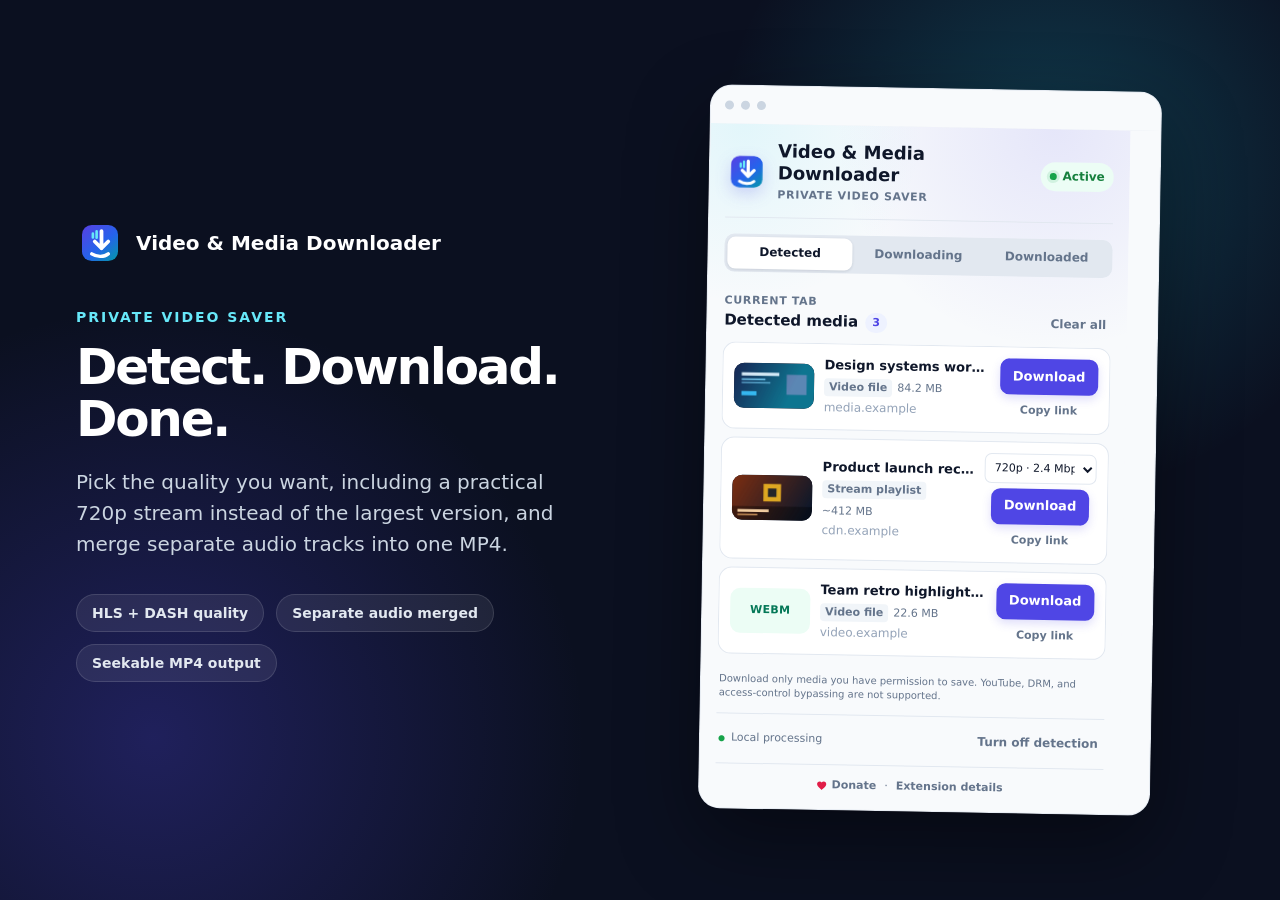
<file: store-assets/screenshot.html>
<!doctype html>
<html lang="en">
  <head>
    <meta charset="utf-8">
    <meta name="viewport" content="width=device-width, initial-scale=1">
    <title>Video &amp; Media Downloader store screenshot</title>
    <style>
      * { box-sizing: border-box; }
      html, body { height: 100%; margin: 0; }
      body {
        align-items: center;
        background:
          radial-gradient(circle at 82% 18%, rgb(34 211 238 / 22%), transparent 26%),
          radial-gradient(circle at 12% 82%, rgb(79 70 229 / 30%), transparent 32%),
          #0b1020;
        color: white;
        display: grid;
        font-family: Inter, ui-sans-serif, system-ui, -apple-system, BlinkMacSystemFont, "Segoe UI", sans-serif;
        grid-template-columns: 1fr 500px;
        min-height: 720px;
        overflow: hidden;
        padding: 44px 76px;
        width: 1280px;
      }
      .copy { max-width: 570px; }
      .brand {
        align-items: center;
        display: flex;
        font-size: 20px;
        font-weight: 800;
        gap: 12px;
        margin-bottom: 42px;
      }
      .brand img { height: 48px; width: 48px; }
      .eyebrow {
        color: #67e8f9;
        font-size: 14px;
        font-weight: 800;
        letter-spacing: .14em;
        text-transform: uppercase;
      }
      h1 {
        font-size: 50px;
        letter-spacing: -.045em;
        line-height: 1.04;
        margin: 16px 0 22px;
      }
      .lead {
        color: #cbd5e1;
        font-size: 20px;
        line-height: 1.55;
        margin: 0 0 34px;
        max-width: 520px;
      }
      .features {
        display: flex;
        flex-wrap: wrap;
        gap: 12px;
      }
      .feature {
        background: rgb(255 255 255 / 8%);
        border: 1px solid rgb(255 255 255 / 12%);
        border-radius: 999px;
        color: #e2e8f0;
        font-size: 14px;
        font-weight: 700;
        padding: 10px 15px;
      }
      .window {
        background: #e2e8f0;
        border: 1px solid rgb(255 255 255 / 18%);
        border-radius: 22px;
        box-shadow: 0 30px 80px rgb(0 0 0 / 42%);
        overflow: hidden;
        transform: rotate(1deg);
        width: 452px;
      }
      .window-bar {
        align-items: center;
        background: #f8fafc;
        display: flex;
        gap: 7px;
        height: 38px;
        padding: 0 14px;
      }
      .window-bar span {
        background: #cbd5e1;
        border-radius: 50%;
        height: 9px;
        width: 9px;
      }
      iframe {
        border: 0;
        display: block;
        /* Replaced with the popup's own content height once it loads, so no
           view shows a scrollbar or a band of dead space below the footer. */
        height: 560px;
        width: 420px;
      }
      .popup-wrap { background: #f8fafc; padding-right: 32px; }
    </style>
  </head>
  <body>
    <section class="copy">
      <div class="brand">
        <img src="../icon.svg" alt="">
        <span>Video &amp; Media Downloader</span>
      </div>
      <div id="eyebrow" class="eyebrow">Private video saver</div>
      <h1 id="headline">Detect. Download. Done.</h1>
      <p id="lead" class="lead">
        Save supported direct videos and HLS streams through a private, on-device workflow.
      </p>
      <div class="features">
        <span class="feature">Direct video + HLS</span>
        <span class="feature">Seekable MP4 output</span>
        <span class="feature">Background progress</span>
      </div>
    </section>
    <section class="window" aria-label="Video &amp; Media Downloader popup">
      <div class="window-bar"><span></span><span></span><span></span></div>
      <div class="popup-wrap">
        <iframe id="popup" title="Video &amp; Media Downloader popup preview"></iframe>
      </div>
    </section>
    <script>
      // "free" is a framing of the detected view, not a fourth popup view: the
      // popup has no such state, so only the copy beside it changes.
      const copy = {
        detected: {
          eyebrow: "Private video saver",
          features: ["HLS + DASH quality", "Separate audio merged", "Seekable MP4 output"],
          headline: "Detect. Download. Done.",
          lead: "Pick the quality you want, including a practical 720p stream instead of the largest version, and merge separate audio tracks into one MP4.",
          popup: "detected"
        },
        downloading: {
          eyebrow: "Private video saver",
          features: ["Cross-tab progress", "Cancel anytime", "Survives tab close"],
          headline: "Follow every download.",
          lead: "Progress stays visible across tabs, and downloads continue after the source tab closes.",
          popup: "downloading"
        },
        free: {
          eyebrow: "Free and on-device",
          features: ["No account", "No subscription", "No ads or telemetry"],
          headline: "Free. All of it.",
          lead: "No account, no subscription, no ads. Every feature is available to everyone, and nothing is sent to the developer.",
          // The downloaded view, so the three store screenshots show three
          // different states rather than repeating the detected list twice.
          popup: "downloaded"
        }
      };

      const view = new URLSearchParams(location.search).get("view") || "detected";
      const active = copy[view] ?? copy.detected;
      const frame = document.querySelector("#popup");
      // The popup builds its rows from an async module script, so iframe load can
      // happen before its list exists. Wait for content before sizing the frame.
      frame.addEventListener("load", () => {
        const size = () => {
          const height = frame.contentDocument?.body.scrollHeight || 0;
          if (height < 100) return setTimeout(size, 50);
          frame.style.height = `${height}px`;
          document.body.dataset.ready = "true";
        };
        size();
      });
      frame.src = `popup-preview.html?view=${active.popup}`;
      document.querySelector("#eyebrow").textContent = active.eyebrow;
      document.querySelector("#headline").textContent = active.headline;
      document.querySelector("#lead").textContent = active.lead;
      document.querySelector(".features").innerHTML = active.features
        .map((feature) => `<span class="feature">${feature}</span>`)
        .join("");
    </script>
  </body>
</html>
</file>
<file: docs/styles.css>
:root {
  color-scheme: dark;
  --accent: #67e8f9;
  --border: #25304a;
  --muted: #a8b3cf;
  --panel: #11182a;
  --text: #f8fafc;
}

* { box-sizing: border-box; }

html { scroll-padding-top: 96px; }

body {
  background: radial-gradient(circle at 80% 0, #102e47 0, #070b17 38rem);
  color: var(--text);
  font: 16px/1.65 system-ui, -apple-system, BlinkMacSystemFont, "Segoe UI", sans-serif;
  margin: 0 auto;
  max-width: 1120px;
  min-height: 100vh;
  padding: 0 24px;
}

a { color: var(--accent); }

.site-header,
footer {
  align-items: center;
  display: flex;
  justify-content: space-between;
}

.site-header {
  backdrop-filter: blur(14px);
  background: rgb(7 11 23 / 92%);
  border-bottom: 1px solid var(--border);
  left: 0;
  min-height: 72px;
  padding: 0 max(24px, calc((100vw - 1072px) / 2));
  position: fixed;
  right: 0;
  top: 0;
  width: 100%;
  z-index: 10;
}

.brand {
  color: var(--text);
  font-weight: 750;
  text-decoration: none;
}

nav { display: flex; gap: 24px; }
nav a { color: var(--muted); text-decoration: none; }
nav a:hover,
nav a[aria-current="page"] { color: var(--text); }

main { padding: 144px 0 72px; }

.hero { max-width: 800px; padding: 56px 0 80px; }
.eyebrow { color: var(--accent); font-size: 13px; font-weight: 750; letter-spacing: .14em; text-transform: uppercase; }
h1 { font-size: clamp(42px, 7vw, 76px); letter-spacing: -.045em; line-height: 1.02; margin: 16px 0 24px; }
h2 { line-height: 1.25; }
.lede { color: var(--muted); font-size: 20px; max-width: 720px; }

.actions { display: flex; flex-wrap: wrap; gap: 12px; margin-top: 32px; }
.button { align-items: center; border: 1px solid var(--border); border-radius: 10px; color: var(--text); display: inline-flex; font-weight: 700; gap: 9px; padding: 11px 18px; text-decoration: none; }
.button.primary { background: #4f46e5; border-color: #4f46e5; }
.button svg { fill: currentColor; height: 19px; width: 19px; }
.firefox-icon {
  filter: brightness(0) invert(1);
  height: 19px;
  width: 19px;
}

.install-shortcut {
  align-items: center;
  background: var(--accent);
  border: 1px solid var(--accent);
  border-radius: 50%;
  bottom: 24px;
  box-shadow: 0 10px 28px rgb(0 0 0 / 35%);
  color: #07101d;
  display: flex;
  height: 50px;
  justify-content: center;
  position: fixed;
  right: max(24px, calc((100vw - 1072px) / 2));
  width: 50px;
  z-index: 9;
}
.install-shortcut[hidden] { display: none; }
.install-shortcut:hover { background: #a5f3fc; color: #07101d; }
.install-shortcut svg { height: 24px; width: 24px; }

.grid { display: grid; gap: 16px; grid-template-columns: repeat(3, 1fr); }
.grid article,
.notice {
  background: color-mix(in srgb, var(--panel) 90%, transparent);
  border: 1px solid var(--border);
  border-radius: 16px;
  padding: 24px;
}
.grid p,
.notice p,
.notice li { color: var(--muted); }
.notice { margin-top: 16px; }
.showcase {
  align-items: center;
  background: color-mix(in srgb, var(--panel) 90%, transparent);
  border: 1px solid var(--border);
  border-radius: 16px;
  display: grid;
  gap: 32px;
  grid-template-columns: minmax(220px, .75fr) minmax(0, 1.25fr);
  margin-top: 16px;
  padding: 32px;
}
.showcase h2 { font-size: clamp(28px, 4vw, 42px); margin: 12px 0 16px; }
.showcase p:not(.eyebrow) { color: var(--muted); }
.showcase figure { margin: 0; }
.showcase img { border: 1px solid var(--border); border-radius: 12px; display: block; width: 100%; }
.showcase figcaption { color: var(--muted); font-size: 13px; margin-top: 10px; }
.notice h3 { font-size: 17px; margin: 28px 0 8px; }
.notice ul { margin: 0; padding-left: 20px; }
.notice summary { color: var(--accent); cursor: pointer; margin-top: 28px; }
.tag { background: var(--panel); border: 1px solid var(--border); border-radius: 999px; color: var(--accent); font-size: 12px; font-weight: 700; letter-spacing: .08em; padding: 2px 9px; text-transform: uppercase; vertical-align: 2px; }
.tag.soon { color: var(--muted); }
.meta { color: var(--muted); font-size: 14px; margin-top: 20px; }

.document { max-width: 780px; }
.document h1 { font-size: clamp(42px, 6vw, 64px); }
.document h2 { margin-top: 40px; }
.document p,
.document li { color: #d6dbea; }
.document code { background: var(--panel); border-radius: 4px; padding: 2px 5px; }

footer {
  border-top: 1px solid var(--border);
  color: var(--muted);
  font-size: 14px;
  padding: 24px 0 40px;
}

@media (max-width: 720px) {
  .site-header { align-items: flex-start; flex-direction: column; gap: 10px; justify-content: center; }
  main { padding-top: 112px; }
  .hero { padding-top: 32px; }
  .grid { grid-template-columns: 1fr; }
  .showcase { grid-template-columns: 1fr; padding: 24px; }
  footer { align-items: flex-start; flex-direction: column; gap: 8px; }
}
</file>
<file: popup.css>
:root {
  color-scheme: light;
  font: 14px/1.45 Inter, ui-sans-serif, system-ui, -apple-system, BlinkMacSystemFont, "Segoe UI", sans-serif;
  --accent: #4f46e5;
  --accent-dark: #4338ca;
  --accent-soft: #eef2ff;
  --background: #f8fafc;
  --border: #e2e8f0;
  --danger: #dc2626;
  --muted: #64748b;
  --panel: #ffffff;
  --success: #16a34a;
  --text: #0f172a;
}

* {
  box-sizing: border-box;
}

[hidden] {
  display: none !important;
}

body {
  background:
    radial-gradient(circle at 8% 0%, rgb(34 211 238 / 10%), transparent 180px),
    radial-gradient(circle at 82% 0%, rgb(79 70 229 / 11%), transparent 220px),
    var(--background);
  color: var(--text);
  margin: 0;
  width: 420px;
}

.app-shell {
  padding: 16px;
}

.app-header,
.brand,
.detection-badge,
.results-title,
.media-meta,
.media-actions,
.popup-footer,
.privacy-note {
  align-items: center;
  display: flex;
}

.app-header,
.popup-footer,
.results-toolbar {
  justify-content: space-between;
}

.app-header {
  border-bottom: 1px solid var(--border);
  padding-bottom: 14px;
}

.brand {
  gap: 10px;
}

.brand-mark {
  align-items: center;
  display: flex;
  filter: drop-shadow(0 6px 8px rgb(79 70 229 / 22%));
  height: 42px;
  justify-content: center;
  width: 42px;
}

.permission-icon svg,
.empty-icon svg {
  fill: none;
  stroke: currentColor;
  stroke-linecap: round;
  stroke-linejoin: round;
  stroke-width: 1.8;
}

.brand-mark img {
  display: block;
  height: 42px;
  width: 42px;
}

h1 {
  font-size: 18px;
  line-height: 1.2;
  margin: 0;
}

.brand-subtitle,
.eyebrow {
  color: var(--muted);
  font-size: 11px;
  font-weight: 600;
  letter-spacing: 0.06em;
  text-transform: uppercase;
}

.detection-badge {
  background: #f1f5f9;
  border-radius: 999px;
  color: var(--muted);
  font-size: 12px;
  font-weight: 700;
  gap: 6px;
  padding: 6px 9px;
}

.status-dot {
  background: #94a3b8;
  border-radius: 50%;
  height: 7px;
  width: 7px;
}

.detection-badge[data-active="true"] {
  background: #ecfdf5;
  color: #15803d;
}

.detection-badge[data-active="true"] .status-dot {
  background: var(--success);
  box-shadow: 0 0 0 3px rgb(22 163 74 / 12%);
}

.notice {
  background: #fff7ed;
  border: 1px solid #fed7aa;
  border-radius: 10px;
  color: #9a3412;
  margin: 12px 0 0;
  padding: 9px 11px;
}

.permission-card {
  background: var(--panel);
  border: 1px solid var(--border);
  border-radius: 16px;
  box-shadow: 0 10px 28px rgb(15 23 42 / 7%);
  margin-top: 16px;
  padding: 18px;
  text-align: center;
}

.permission-icon {
  align-items: center;
  background: var(--accent-soft);
  border-radius: 14px;
  color: var(--accent);
  display: inline-flex;
  height: 52px;
  justify-content: center;
  margin-bottom: 12px;
  width: 52px;
}

.permission-icon svg {
  height: 28px;
  width: 28px;
}

h2,
h3,
.permission-card p {
  margin: 0;
}

h2 {
  font-size: 15px;
}

.permission-card > div > p {
  color: var(--muted);
  margin: 5px auto 16px;
  max-width: 310px;
}

button {
  border: 0;
  cursor: pointer;
  font: inherit;
}

button.primary {
  align-items: center;
  background: var(--accent);
  border: 0;
  border-radius: 9px;
  box-shadow: 0 4px 10px rgb(79 70 229 / 18%);
  color: white;
  display: inline-flex;
  font-size: 13px;
  font-weight: 700;
  justify-content: center;
  min-height: 36px;
  padding: 8px 13px;
}

button.primary:hover {
  background: var(--accent-dark);
}

button.wide {
  width: 100%;
}

button:disabled {
  cursor: wait;
  opacity: 0.6;
}

button:focus-visible {
  outline: 3px solid rgb(79 70 229 / 28%);
  outline-offset: 2px;
}

.privacy-note {
  align-items: flex-start;
  color: var(--muted);
  font-size: 11px;
  gap: 6px;
  justify-content: flex-start;
  margin-top: 12px;
  text-align: left;
}

.privacy-note > span[aria-hidden],
.local-label > span[aria-hidden] {
  color: var(--success);
  font-size: 8px;
}

.results-toolbar {
  align-items: end;
  display: flex;
  margin: 17px 1px 10px;
}

.view-tabs {
  background: #e2e8f0;
  border-radius: 10px;
  display: grid;
  gap: 3px;
  grid-template-columns: repeat(3, 1fr);
  margin-top: 16px;
  padding: 3px;
}

.view-tabs button {
  background: transparent;
  border-radius: 8px;
  color: var(--muted);
  font-size: 12px;
  font-weight: 700;
  padding: 7px;
}

.view-tabs button[aria-selected="true"] {
  background: var(--panel);
  box-shadow: 0 1px 3px rgb(15 23 42 / 12%);
  color: var(--text);
}

.results-title {
  gap: 7px;
  margin-top: 1px;
}

.count-pill {
  background: var(--accent-soft);
  border-radius: 999px;
  color: var(--accent);
  font-size: 11px;
  font-weight: 800;
  min-width: 22px;
  padding: 2px 7px;
  text-align: center;
}

.text-button {
  background: transparent;
  color: var(--muted);
  font-size: 12px;
  font-weight: 650;
  padding: 4px;
}

.text-button:hover {
  color: var(--accent);
}

.text-button.danger:hover {
  color: var(--danger);
}

ul {
  list-style: none;
  margin: 0;
  max-height: 390px;
  overflow-y: auto;
  padding: 0;
  scrollbar-color: #cbd5e1 transparent;
}

.media-item {
  align-items: center;
  background: var(--panel);
  border: 1px solid var(--border);
  border-radius: 13px;
  display: grid;
  gap: 10px;
  grid-template-columns: 80px minmax(0, 1fr) auto;
  margin-bottom: 8px;
  padding: 11px;
  transition: border-color 120ms ease, box-shadow 120ms ease;
}

.show-more {
  display: flex;
  justify-content: center;
  padding: 2px 0 6px;
}

.media-item:hover {
  border-color: #c7d2fe;
  box-shadow: 0 5px 16px rgb(15 23 42 / 6%);
}

.format-tile {
  align-items: center;
  align-self: center;
  /* Every tile is the shape a frame will be, so a row with a preview and a row
     without line up instead of one stretching to the full row height. */
  aspect-ratio: 16 / 9;
  background: #eef2ff;
  border-radius: 10px;
  color: #4338ca;
  display: flex;
  font-size: 11px;
  font-weight: 850;
  justify-content: center;
  letter-spacing: 0.03em;
  overflow: hidden;
  width: 100%;
}

.format-tile.file {
  background: #ecfdf5;
  color: #047857;
}

/* A frame from the media itself, which is the fastest way to tell a real video
   from an ad stub that shares its mime type. Held at 16:9 and stretched to the
   column: a square box cropped most of the frame away. */
.format-tile.has-preview {
  background: #0f172a;
  padding: 0;
}

.format-tile.has-preview img {
  display: block;
  height: 100%;
  /* contain, not cover: a 4:3 or vertical clip keeps its whole frame rather
     than having the sides or the top and bottom cut off. */
  object-fit: contain;
  width: 100%;
}

.media-details {
  min-width: 0;
}

.media-name {
  color: var(--text);
  font-size: 13px;
  font-weight: 700;
  overflow: hidden;
  text-overflow: ellipsis;
  white-space: nowrap;
}

.media-name-input {
  background: transparent;
  border: 1px solid transparent;
  border-radius: 4px;
  font-family: inherit;
  padding: 1px 3px;
  width: 100%;
}

.media-name-input:hover {
  border-color: var(--border);
}

.media-name-input:focus {
  background: var(--panel);
  border-color: var(--accent);
  outline: none;
}

.media-name-input:focus-visible {
  outline: 3px solid rgb(79 70 229 / 28%);
  outline-offset: 1px;
}

.media-meta {
  color: var(--muted);
  flex-wrap: wrap;
  font-size: 11px;
  gap: 5px;
  margin-top: 3px;
}

.meta-chip {
  background: #f1f5f9;
  border-radius: 4px;
  font-weight: 700;
  padding: 1px 5px;
}

.media-host {
  color: #94a3b8;
  font-size: 12px;
  margin-top: 3px;
  overflow: hidden;
  text-overflow: ellipsis;
  white-space: nowrap;
}

.audio-only-option {
  align-items: center;
  color: var(--muted);
  display: flex;
  font-size: 11px;
  font-weight: 650;
  gap: 5px;
  margin-top: 4px;
}

.audio-only-option input {
  accent-color: #4f46e5;
  margin: 0;
}

.audio-only-option.unavailable {
  cursor: not-allowed;
  opacity: 0.45;
}

.media-actions {
  flex-direction: column;
  gap: 5px;
}

.media-actions .primary {
  min-width: 82px;
}

.quality-picker {
  background: var(--panel);
  border: 1px solid var(--border);
  border-radius: 7px;
  color: var(--text);
  font: inherit;
  font-size: 11px;
  max-width: 112px;
  min-height: 30px;
  padding: 3px 5px;
}

.quality-picker:disabled {
  opacity: 0.6;
}

.copy-button {
  background: transparent;
  border-radius: 6px;
  color: var(--muted);
  font-size: 11px;
  font-weight: 650;
  padding: 3px 7px;
}

.copy-button:hover {
  background: #f1f5f9;
  color: var(--text);
}

.copy-button.cancel-button {
  color: var(--danger);
}

.empty-state {
  background: var(--panel);
  border: 1px dashed #cbd5e1;
  border-radius: 14px;
  margin-bottom: 10px;
  padding: 25px 28px;
  text-align: center;
}

.empty-icon {
  align-items: center;
  background: var(--accent-soft);
  border-radius: 50%;
  color: var(--accent);
  display: inline-flex;
  height: 48px;
  justify-content: center;
  margin-bottom: 10px;
  width: 48px;
}

.empty-icon svg {
  height: 26px;
  width: 26px;
}

.empty-state h3 {
  font-size: 14px;
}

.empty-state p {
  color: var(--muted);
  font-size: 12px;
  margin: 5px auto 0;
  max-width: 280px;
}

.rights-note {
  color: var(--muted);
  font-size: 10px;
  margin: 10px 2px 0;
}

.popup-footer {
  border-top: 1px solid var(--border);
  color: var(--muted);
  font-size: 11px;
  margin-top: 12px;
  padding: 12px 2px 0;
}

.local-label {
  align-items: center;
  display: flex;
  gap: 6px;
}

.support-footer {
  align-items: center;
  border-top: 1px solid var(--border);
  color: var(--muted);
  display: flex;
  font-size: 11px;
  gap: 8px;
  justify-content: center;
  margin-top: 12px;
  padding: 12px 2px 0;
}

.support-link {
  align-items: center;
  color: var(--muted);
  display: inline-flex;
  font-weight: 600;
  gap: 5px;
  text-decoration: none;
}

.support-link:hover {
  color: var(--accent);
}

.support-link .heart {
  fill: #e11d48;
  height: 11px;
  transition: transform 120ms ease;
  width: 11px;
}

.support-link.donate:hover .heart {
  transform: scale(1.2);
}

.job-status {
  color: var(--muted);
  font-size: 12px;
  grid-column: 2 / -1;
}

.job-status.error {
  color: var(--danger);
}

.job-status.complete {
  color: var(--success);
}

.job-progress {
  background: var(--border);
  border-radius: 999px;
  display: block;
  height: 4px;
  margin-top: 5px;
  overflow: hidden;
}

.job-progress span {
  background: var(--accent);
  display: block;
  height: 100%;
  transition: width 120ms ease;
}

@media (prefers-color-scheme: dark) {
  :root {
    color-scheme: dark;
    --accent: #818cf8;
    --accent-dark: #6366f1;
    --accent-soft: #1e1b4b;
    --background: #0f172a;
    --border: #334155;
    --danger: #f87171;
    --muted: #94a3b8;
    --panel: #1e293b;
    --text: #f8fafc;
  }

  .detection-badge,
  .meta-chip,
  .copy-button:hover {
    background: #334155;
  }

  .detection-badge[data-active="true"] {
    background: #052e16;
    color: #86efac;
  }

  .format-tile {
    background: #312e81;
    color: #c7d2fe;
  }

  .format-tile.file {
    background: #064e3b;
    color: #a7f3d0;
  }

  .format-tile.has-preview {
    background: #0f172a;
  }

  .notice {
    background: #431407;
    border-color: #9a3412;
    color: #fed7aa;
  }

  .support-link .heart {
    fill: #fb7185;
  }
}
</file>
